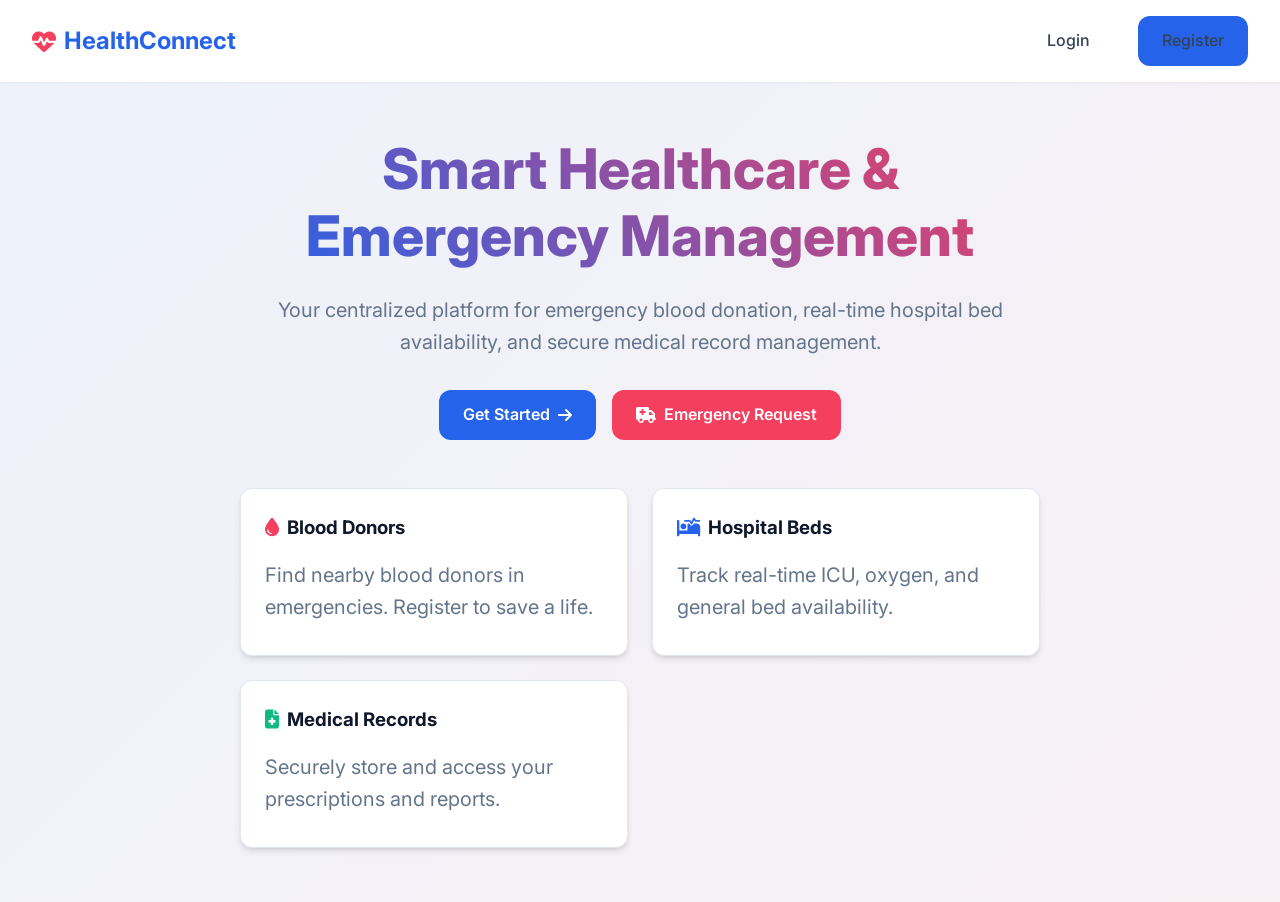
<file: frontend/index.html>
<!DOCTYPE html>
<html lang="en">
<head>
    <meta charset="UTF-8">
    <meta name="viewport" content="width=device-width, initial-scale=1.0">
    <title>Smart Healthcare Emergency System</title>
    <link rel="stylesheet" href="css/style.css">
    <link rel="stylesheet" href="https://cdnjs.cloudflare.com/ajax/libs/font-awesome/6.4.0/css/all.min.css">
</head>
<body>
    <nav class="navbar">
        <div class="logo"><i class="fa-solid fa-heart-pulse"></i> HealthConnect</div>
        <div class="nav-links" id="nav-links">
            <a href="login.html" class="btn btn-outline btn-sm">Login</a>
            <a href="register.html" class="btn btn-primary btn-sm">Register</a>
        </div>
    </nav>

    <div class="hero">
        <div class="hero-content">
            <h1>Smart Healthcare & Emergency Management</h1>
            <p>Your centralized platform for emergency blood donation, real-time hospital bed availability, and secure medical record management.</p>
            <div class="hero-buttons">
                <a href="register.html" class="btn btn-primary">Get Started <i class="fa-solid fa-arrow-right"></i></a>
                <a href="emergency.html" class="btn btn-accent"><i class="fa-solid fa-truck-medical"></i> Emergency Request</a>
            </div>
            
            <div class="card-grid" style="margin-top: 3rem; text-align: left;">
                <div class="card">
                    <h3><i class="fa-solid fa-droplet" style="color:var(--accent)"></i> Blood Donors</h3>
                    <p>Find nearby blood donors in emergencies. Register to save a life.</p>
                </div>
                <div class="card">
                    <h3><i class="fa-solid fa-bed-pulse" style="color:var(--primary)"></i> Hospital Beds</h3>
                    <p>Track real-time ICU, oxygen, and general bed availability.</p>
                </div>
                <div class="card">
                    <h3><i class="fa-solid fa-file-medical" style="color:var(--success)"></i> Medical Records</h3>
                    <p>Securely store and access your prescriptions and reports.</p>
                </div>
            </div>
        </div>
    </div>

    <script>
        // Override checkAuth just for index.html
        window.checkAuth = function() {}; 
    </script>
    <script src="js/api.js"></script>
</body>
</html>
</file>
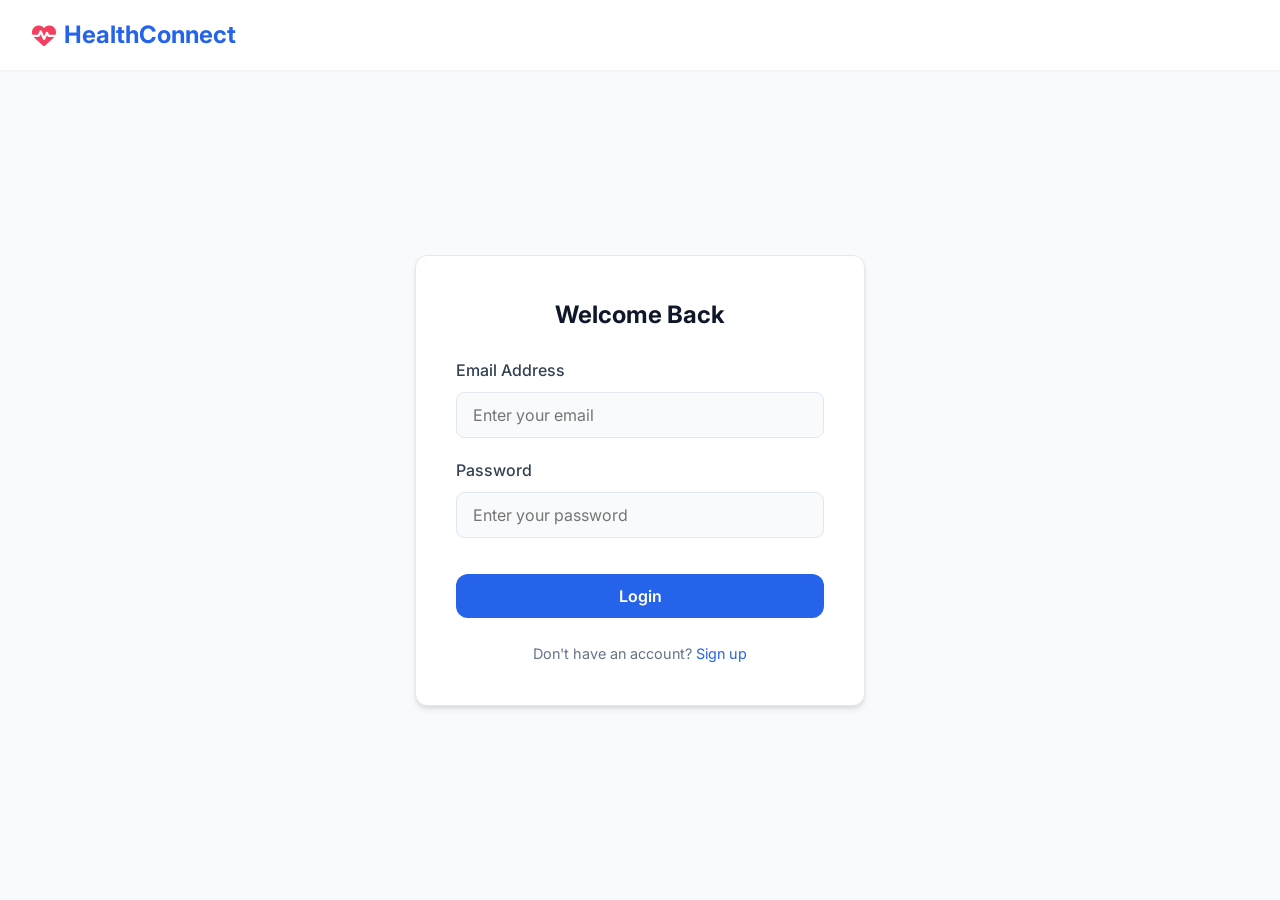
<file: frontend/admin.html>
<!DOCTYPE html>
<html lang="en">
<head>
    <meta charset="UTF-8">
    <meta name="viewport" content="width=device-width, initial-scale=1.0">
    <title>Admin Dashboard - HealthConnect</title>
    <link rel="stylesheet" href="css/style.css">
    <link rel="stylesheet" href="https://cdnjs.cloudflare.com/ajax/libs/font-awesome/6.4.0/css/all.min.css">
</head>
<body>
    <nav class="navbar">
        <div class="logo"><i class="fa-solid fa-heart-pulse"></i> HealthConnect</div>
        <div class="nav-links" id="nav-links"></div>
    </nav>
    <div id="alert-box"></div>

    <div class="dashboard-layout">
        <aside class="sidebar">
            <a href="dashboard.html"><i class="fa-solid fa-chart-line"></i> Overview</a>
            <a href="admin.html" class="active"><i class="fa-solid fa-users-gear"></i> Admin Panel</a>
        </aside>

        <main class="dashboard-content">
            <div class="page-header">
                <h2><i class="fa-solid fa-users-gear"></i> System Overview</h2>
            </div>
            
            <div class="table-container" style="margin-bottom: 2rem;">
                <div style="padding: 1rem; background: var(--surface); border-bottom: 1px solid var(--border);">
                    <h3>All Users</h3>
                </div>
                <table>
                    <thead>
                        <tr>
                            <th>Name</th>
                            <th>Email</th>
                            <th>Role</th>
                            <th>City</th>
                        </tr>
                    </thead>
                    <tbody id="users-table">
                        <tr><td colspan="4">Loading...</td></tr>
                    </tbody>
                </table>
            </div>

        </main>
    </div>

    <script src="js/api.js"></script>
    <script>
        document.addEventListener('DOMContentLoaded', async () => {
            const role = localStorage.getItem('role');
            if(role !== 'hospital_admin') {
                window.location.href = 'dashboard.html';
                return;
            }

            try {
                const users = await fetchAPI('/auth/users');
                const tbody = document.getElementById('users-table');
                if(users.length === 0) {
                    tbody.innerHTML = '<tr><td colspan="4">No users found.</td></tr>';
                } else {
                    tbody.innerHTML = users.map(u => `
                        <tr>
                            <td>${u.name}</td>
                            <td>${u.email}</td>
                            <td><span class="badge ${u.role === 'hospital_admin' ? 'badge-danger' : 'badge-info'}">${u.role.toUpperCase()}</span></td>
                            <td>${u.city}</td>
                        </tr>
                    `).join('');
                }
            } catch (error) {
                showAlert(error.message, 'error', 'alert-box');
            }
        });
    </script>
</body>
</html>
</file>
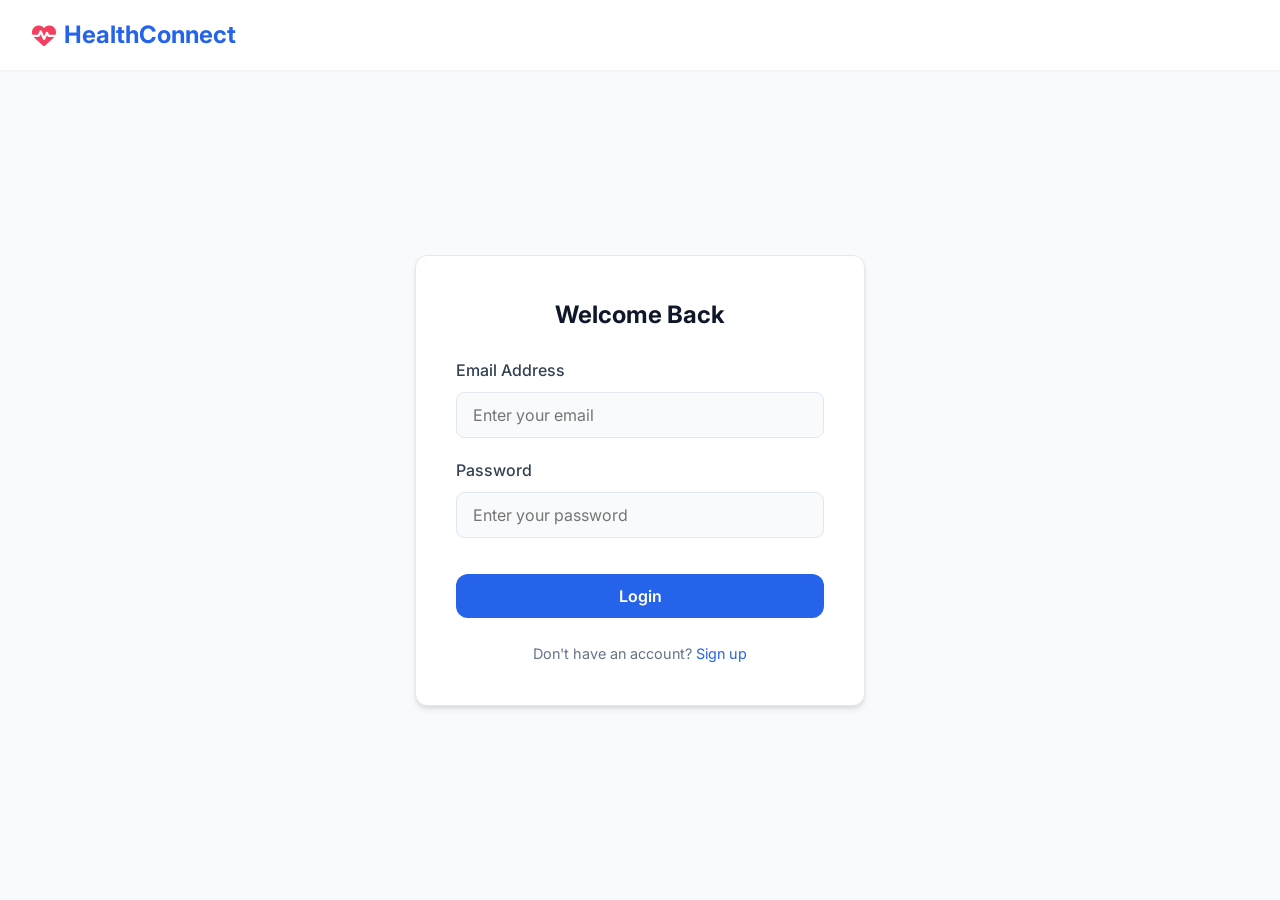
<file: frontend/dashboard.html>
<!DOCTYPE html>
<html lang="en">
<head>
    <meta charset="UTF-8">
    <meta name="viewport" content="width=device-width, initial-scale=1.0">
    <title>Dashboard - HealthConnect</title>
    <link rel="stylesheet" href="css/style.css">
    <link rel="stylesheet" href="https://cdnjs.cloudflare.com/ajax/libs/font-awesome/6.4.0/css/all.min.css">
</head>
<body>
    <nav class="navbar">
        <div class="logo"><i class="fa-solid fa-heart-pulse"></i> HealthConnect</div>
        <div class="nav-links" id="nav-links"></div>
    </nav>

    <div class="dashboard-layout">
        <aside class="sidebar" id="sidebar">
            <a href="dashboard.html" class="active"><i class="fa-solid fa-chart-line"></i> Overview</a>
            <a href="donors.html"><i class="fa-solid fa-droplet"></i> Blood Donors</a>
            <a href="hospitals.html"><i class="fa-solid fa-bed-pulse"></i> Hospitals</a>
            <a href="emergency.html"><i class="fa-solid fa-truck-medical"></i> Emergency</a>
        </aside>

        <main class="dashboard-content">
            <div class="page-header">
                <h2 id="welcome-message">Welcome to Dashboard</h2>
            </div>
            
            <div id="role-specific-content">
                <!-- Injected via JS -->
            </div>
        </main>
    </div>

    <script src="js/api.js"></script>
    <script>
        document.addEventListener('DOMContentLoaded', () => {
            const userStr = localStorage.getItem('user');
            if(userStr) {
                const user = JSON.parse(userStr);
                document.getElementById('welcome-message').textContent = `Welcome back, ${user.name}`;
                
                const sidebar = document.getElementById('sidebar');
                if(user.role === 'patient') {
                    const recordLink = document.createElement('a');
                    recordLink.href = 'records.html';
                    recordLink.innerHTML = '<i class="fa-solid fa-file-medical"></i> My Records';
                    sidebar.appendChild(recordLink);

                    document.getElementById('role-specific-content').innerHTML = `
                        <div class="card-grid">
                            <div class="card">
                                <h3><i class="fa-solid fa-file-medical"></i> Medical Records</h3>
                                <p>Manage and view your uploaded prescriptions and reports.</p>
                                <div class="card-actions"><a href="records.html" class="btn btn-outline btn-sm">View Records</a></div>
                            </div>
                            <div class="card">
                                <h3><i class="fa-solid fa-truck-medical"></i> Emergency</h3>
                                <p>Need immediate beds or blood?</p>
                                <div class="card-actions"><a href="emergency.html" class="btn btn-accent btn-sm">Request Help</a></div>
                            </div>
                        </div>
                    `;
                } else if(user.role === 'donor') {
                    document.getElementById('role-specific-content').innerHTML = `
                        <div class="card">
                            <h3><i class="fa-solid fa-droplet" style="color:var(--accent)"></i> Donor Status</h3>
                            <p>Thank you for registering as a blood donor. People in your city can now find you in emergencies.</p>
                            <div class="card-actions"><a href="donors.html" class="btn btn-primary btn-sm">Manage Profile</a></div>
                        </div>
                    `;
                } else if(user.role === 'hospital_admin') {
                    document.getElementById('role-specific-content').innerHTML = `
                        <div class="card">
                            <h3><i class="fa-solid fa-bed-pulse" style="color:var(--primary)"></i> Bed Management</h3>
                            <p>Update your hospital's real-time bed availability.</p>
                            <div class="card-actions"><a href="hospitals.html" class="btn btn-primary btn-sm">Update Beds</a></div>
                        </div>
                    `;
                }
            }
        });
    </script>
</body>
</html>
</file>
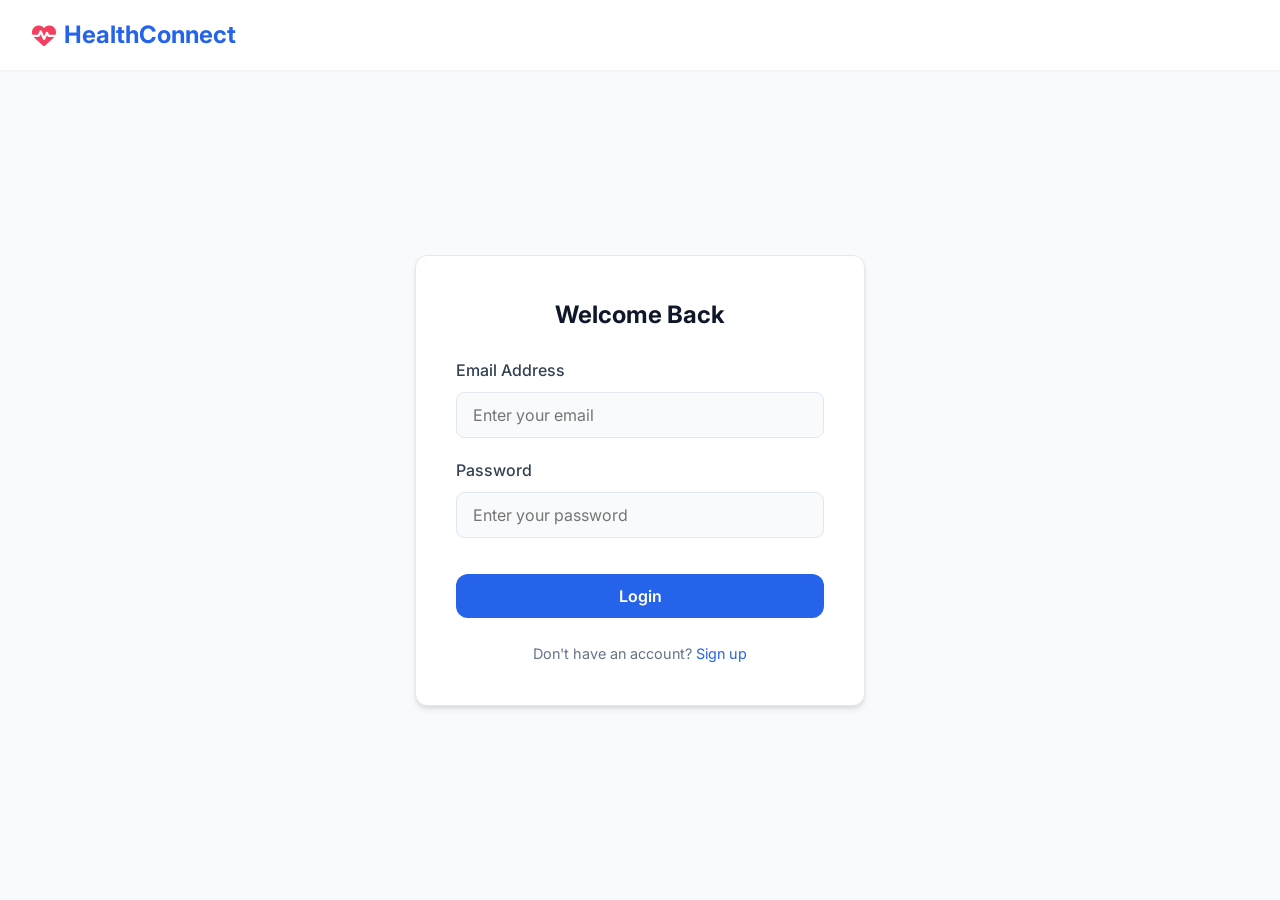
<file: frontend/donors.html>
<!DOCTYPE html>
<html lang="en">
<head>
    <meta charset="UTF-8">
    <meta name="viewport" content="width=device-width, initial-scale=1.0">
    <title>Blood Donors - HealthConnect</title>
    <link rel="stylesheet" href="css/style.css">
    <link rel="stylesheet" href="https://cdnjs.cloudflare.com/ajax/libs/font-awesome/6.4.0/css/all.min.css">
</head>
<body>
    <nav class="navbar">
        <div class="logo"><i class="fa-solid fa-heart-pulse"></i> HealthConnect</div>
        <div class="nav-links" id="nav-links"></div>
    </nav>
    <div id="alert-box"></div>

    <div class="page-container" id="main-content">
        <div class="page-header">
            <h2><i class="fa-solid fa-droplet" style="color:var(--accent)"></i> Blood Donors</h2>
        </div>
        
        <div class="card" style="margin-bottom: 2rem;">
            <div style="display: flex; gap: 1rem; align-items: center; flex-wrap: wrap;">
                <div class="form-group" style="margin-bottom: 0; flex: 1; min-width: 200px;">
                    <input type="text" id="search-city" placeholder="Search by City">
                </div>
                <div class="form-group" style="margin-bottom: 0; flex: 1; min-width: 150px;">
                    <select id="search-bg">
                        <option value="">All Blood Groups</option>
                        <option value="A+">A+</option>
                        <option value="A-">A-</option>
                        <option value="B+">B+</option>
                        <option value="B-">B-</option>
                        <option value="AB+">AB+</option>
                        <option value="AB-">AB-</option>
                        <option value="O+">O+</option>
                        <option value="O-">O-</option>
                    </select>
                </div>
                <button class="btn btn-primary" onclick="loadDonors()">Search</button>
            </div>
        </div>

        <div class="card-grid" id="donors-list"></div>
    </div>

    <!-- Donor Setup Modal/Section for new donors -->
    <div class="auth-container" id="donor-setup" style="display: none; padding-top: 2rem;">
        <div class="auth-card">
            <h2>Complete Donor Profile</h2>
            <form id="setup-donor-form" onsubmit="setupDonor(event)">
                <div class="form-group">
                    <label>Blood Group</label>
                    <select id="bg" required>
                        <option value="A+">A+</option><option value="A-">A-</option>
                        <option value="B+">B+</option><option value="B-">B-</option>
                        <option value="AB+">AB+</option><option value="AB-">AB-</option>
                        <option value="O+">O+</option><option value="O-">O-</option>
                    </select>
                </div>
                <div class="form-group">
                    <label>City</label>
                    <input type="text" id="setup-city" required>
                </div>
                <button class="btn btn-accent" type="submit">Complete Setup</button>
            </form>
        </div>
    </div>

    <script src="js/api.js"></script>
    <script>
        const urlParams = new URLSearchParams(window.location.search);
        const mode = urlParams.get('mode');
        const role = localStorage.getItem('role');

        if(mode === 'setup' && role === 'donor') {
            document.getElementById('main-content').style.display = 'none';
            document.getElementById('donor-setup').style.display = 'flex';
        } else {
            loadDonors();
        }

        async function setupDonor(e) {
            e.preventDefault();
            try {
                const bg = document.getElementById('bg').value;
                const city = document.getElementById('setup-city').value;
                await fetchAPI('/donors', {
                    method: 'POST',
                    body: JSON.stringify({ bloodGroup: bg, city })
                });
                window.location.href = 'dashboard.html';
            } catch (err) {
                showAlert(err.message, 'error', 'alert-box');
            }
        }

        async function loadDonors() {
            try {
                const city = document.getElementById('search-city').value;
                const bg = document.getElementById('search-bg').value;
                let query = '?';
                if(city) query += `city=${city}&`;
                if(bg) query += `bloodGroup=${bg}`;
                
                const donors = await fetchAPI(`/donors${query}`);
                
                const container = document.getElementById('donors-list');
                if(donors.length === 0) {
                    container.innerHTML = '<p>No donors found matching criteria.</p>';
                    return;
                }
                
                container.innerHTML = donors.map(d => `
                    <div class="card">
                        <div style="display:flex; justify-content:space-between;">
                            <h3>${d.userId.name}</h3>
                            <span class="badge badge-danger">${d.bloodGroup}</span>
                        </div>
                        <p><i class="fa-solid fa-location-dot"></i> ${d.city}</p>
                        <p><i class="fa-solid fa-phone"></i> ${d.userId.phone}</p>
                        <p><i class="fa-solid fa-envelope"></i> ${d.userId.email}</p>
                    </div>
                `).join('');
            } catch (err) {
                showAlert(err.message, 'error', 'alert-box');
            }
        }
    </script>
</body>
</html>
</file>
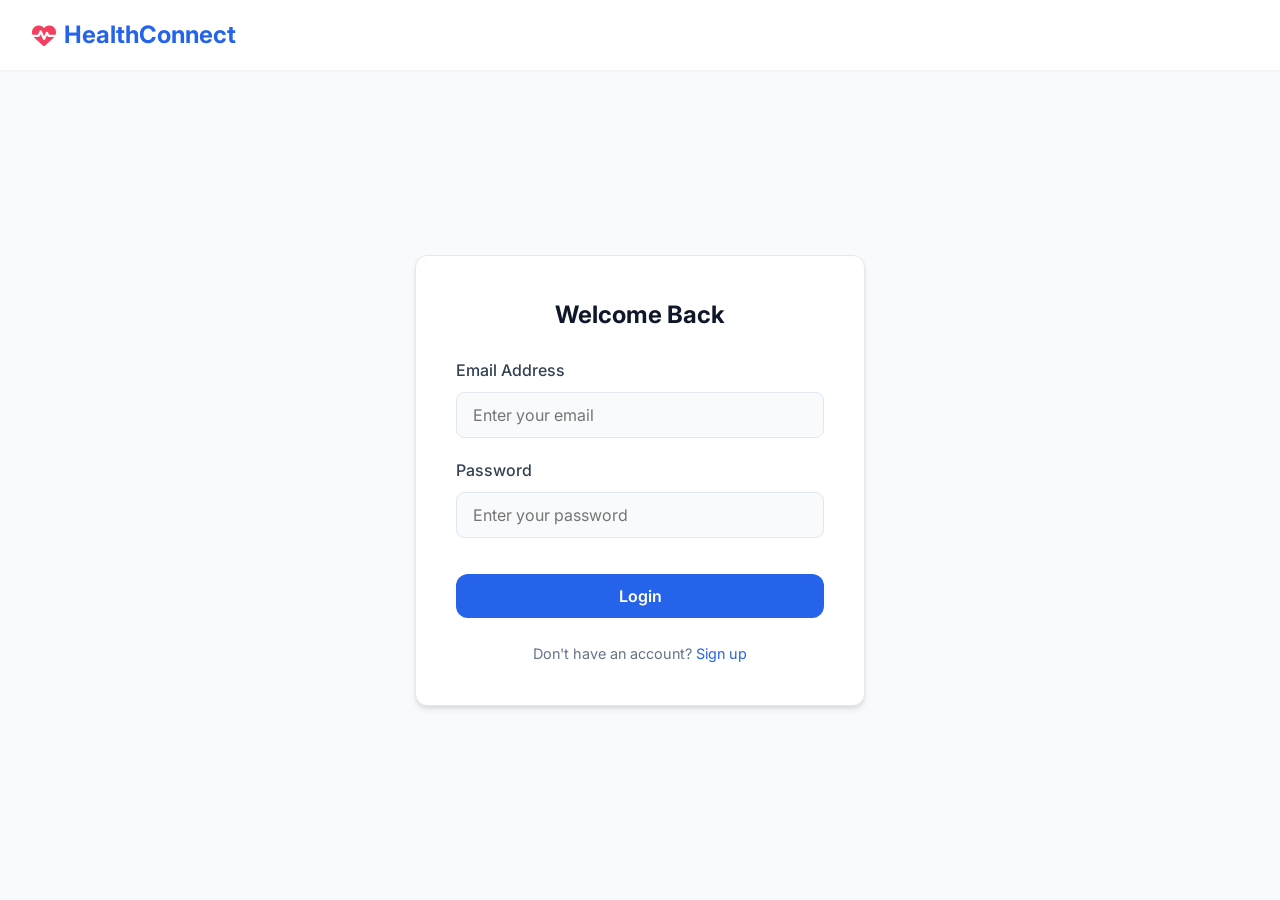
<file: frontend/emergency.html>
<!DOCTYPE html>
<html lang="en">
<head>
    <meta charset="UTF-8">
    <meta name="viewport" content="width=device-width, initial-scale=1.0">
    <title>Emergency Request - HealthConnect</title>
    <link rel="stylesheet" href="css/style.css">
    <link rel="stylesheet" href="https://cdnjs.cloudflare.com/ajax/libs/font-awesome/6.4.0/css/all.min.css">
</head>
<body>
    <nav class="navbar">
        <div class="logo"><i class="fa-solid fa-heart-pulse"></i> HealthConnect</div>
        <div class="nav-links" id="nav-links"></div>
    </nav>
    <div id="alert-box"></div>

    <div class="page-container">
        <div class="page-header" style="justify-content:center; text-align:center;">
            <h2 style="color:var(--danger); font-size: 2.5rem;"><i class="fa-solid fa-truck-medical"></i> Emergency Assistance</h2>
            <p style="width:100%; color:var(--text-light); margin-top:0.5rem;">Request immediate help for blood or hospital beds in your city.</p>
        </div>

        <div class="auth-card" style="max-width: 600px; margin: 0 auto; border: 2px solid var(--danger);">
            <form id="emergency-form" onsubmit="submitEmergency(event)">
                <div class="form-group">
                    <label>I need a...</label>
                    <select id="type" required style="font-size:1.1rem; font-weight:bold;">
                        <option value="bed">Hospital Bed (ICU / Oxygen / Ventilator)</option>
                        <option value="blood">Blood Donor</option>
                    </select>
                </div>
                <div class="form-group">
                    <label>City</label>
                    <input type="text" id="location" required placeholder="e.g. New York">
                </div>
                <button type="submit" class="btn btn-accent" style="width:100%; font-size:1.2rem; padding:1rem;">Find Immediate Matches</button>
            </form>
        </div>

        <div id="results-container" style="margin-top: 3rem; display:none;">
            <h3 style="margin-bottom:1.5rem; text-align:center;">Immediate Matches Found</h3>
            <div class="card-grid" id="matches-list"></div>
        </div>
    </div>

    <script src="js/api.js"></script>
    <script>
        async function submitEmergency(e) {
            e.preventDefault();
            const btn = e.target.querySelector('button[type="submit"]');
            btn.innerHTML = '<i class="fa-solid fa-spinner fa-spin"></i> Searching...';
            btn.disabled = true;

            try {
                const response = await fetchAPI('/emergency', {
                    method: 'POST',
                    body: JSON.stringify({
                        type: document.getElementById('type').value,
                        location: document.getElementById('location').value
                    })
                });

                const container = document.getElementById('matches-list');
                const resultsContainer = document.getElementById('results-container');
                resultsContainer.style.display = 'block';

                if (response.matches.donors) {
                    if(response.matches.donors.length === 0) {
                        container.innerHTML = '<div class="alert error">No blood donors found in this city currently.</div>';
                    } else {
                        container.innerHTML = response.matches.donors.map(d => `
                            <div class="card" style="border-color:var(--danger)">
                                <div style="display:flex; justify-content:space-between;">
                                    <h3>${d.userId.name}</h3>
                                    <span class="badge badge-danger">${d.bloodGroup}</span>
                                </div>
                                <p><i class="fa-solid fa-phone"></i> ${d.userId.phone}</p>
                                <a href="tel:${d.userId.phone}" class="btn btn-accent btn-sm" style="margin-top:1rem;">Call Now</a>
                            </div>
                        `).join('');
                    }
                } else if (response.matches.hospitals) {
                    if(response.matches.hospitals.length === 0) {
                        container.innerHTML = '<div class="alert error">No hospitals found in this city currently.</div>';
                    } else {
                        container.innerHTML = response.matches.hospitals.map(h => `
                            <div class="card" style="border-color:var(--primary)">
                                <h3>${h.name}</h3>
                                <p><i class="fa-solid fa-phone"></i> ${h.userId ? h.userId.phone : 'N/A'}</p>
                                <p><i class="fa-solid fa-location-dot"></i> ${h.address}</p>
                                <div style="display:flex; gap:1rem; margin-top:1rem; flex-wrap:wrap;">
                                    ${h.beds ? `
                                        <span class="badge badge-warning">ICU: ${h.beds.icu}</span>
                                        <span class="badge badge-success">O2: ${h.beds.oxygen}</span>
                                        <span class="badge badge-danger">Vent: ${h.beds.ventilator}</span>
                                    ` : '<span class="badge">No bed data</span>'}
                                </div>
                                <a href="tel:${h.userId ? h.userId.phone : ''}" class="btn btn-primary btn-sm" style="margin-top:1rem;">Call Hospital</a>
                            </div>
                        `).join('');
                    }
                }

                showAlert('Emergency request logged! Please contact matches directly.', 'success', 'alert-box');
            } catch (err) {
                showAlert(err.message, 'error', 'alert-box');
            } finally {
                btn.innerHTML = 'Find Immediate Matches';
                btn.disabled = false;
            }
        }
    </script>
</body>
</html>
</file>
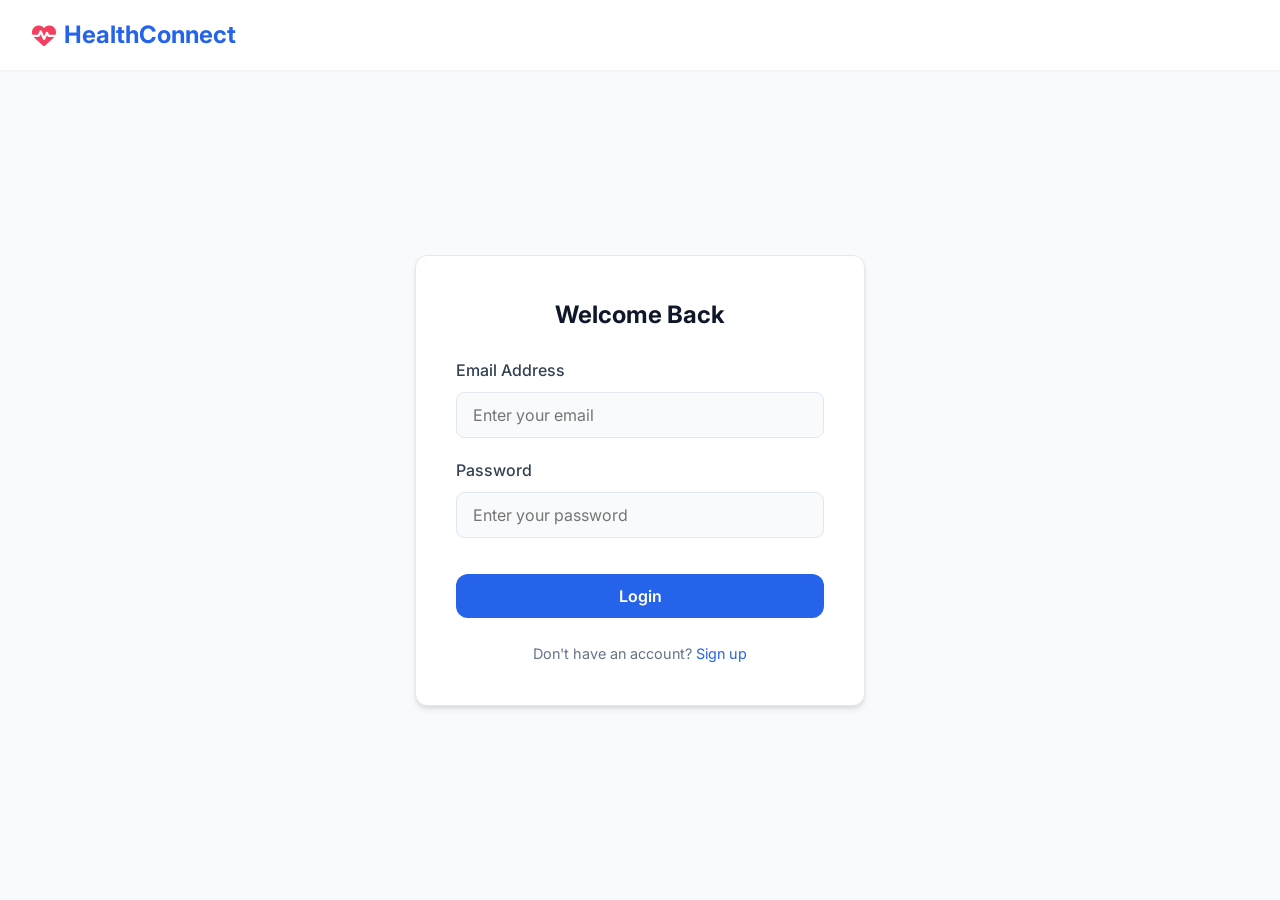
<file: frontend/hospitals.html>
<!DOCTYPE html>
<html lang="en">
<head>
    <meta charset="UTF-8">
    <meta name="viewport" content="width=device-width, initial-scale=1.0">
    <title>Hospitals & Beds - HealthConnect</title>
    <link rel="stylesheet" href="css/style.css">
    <link rel="stylesheet" href="https://cdnjs.cloudflare.com/ajax/libs/font-awesome/6.4.0/css/all.min.css">
</head>
<body>
    <nav class="navbar">
        <div class="logo"><i class="fa-solid fa-heart-pulse"></i> HealthConnect</div>
        <div class="nav-links" id="nav-links"></div>
    </nav>
    <div id="alert-box"></div>

    <div class="page-container" id="main-content">
        <div class="page-header">
            <h2><i class="fa-solid fa-bed-pulse" style="color:var(--primary)"></i> Hospitals & Beds</h2>
            <button id="update-beds-btn" class="btn btn-primary" style="display:none;" onclick="showBedUpdateModal()">Update My Hospital Beds</button>
        </div>
        
        <div class="card" style="margin-bottom: 2rem;">
            <div style="display: flex; gap: 1rem; align-items: center; flex-wrap: wrap;">
                <div class="form-group" style="margin-bottom: 0; flex: 1;">
                    <input type="text" id="search-city" placeholder="Search by City">
                </div>
                <button class="btn btn-primary" onclick="loadHospitals()">Search</button>
            </div>
        </div>

        <div class="card-grid" id="hospitals-list"></div>
    </div>

    <!-- Hospital Setup -->
    <div class="auth-container" id="hospital-setup" style="display: none; padding-top: 2rem;">
        <div class="auth-card">
            <h2>Complete Hospital Profile</h2>
            <form id="setup-hospital-form" onsubmit="setupHospital(event)">
                <div class="form-group">
                    <label>Hospital Name</label>
                    <input type="text" id="h-name" required>
                </div>
                <div class="form-group">
                    <label>City</label>
                    <input type="text" id="h-city" required>
                </div>
                <div class="form-group">
                    <label>Address</label>
                    <textarea id="h-address" required></textarea>
                </div>
                <button class="btn btn-primary" type="submit">Complete Setup</button>
            </form>
        </div>
    </div>

    <!-- Update Beds Modal -->
    <div id="bed-update-modal" style="display:none; position:fixed; top:0;left:0; right:0;bottom:0; background:rgba(0,0,0,0.5); z-index:1000; align-items:center; justify-content:center;">
        <div class="auth-card" style="background:var(--surface);">
            <h3>Update Bed Availability</h3>
            <form id="update-beds-form" onsubmit="updateBeds(event)">
                <div class="form-group">
                    <label>ICU Beds</label>
                    <input type="number" id="icu" min="0" required>
                </div>
                <div class="form-group">
                    <label>Oxygen Beds</label>
                    <input type="number" id="oxy" min="0" required>
                </div>
                <div class="form-group">
                    <label>General Beds</label>
                    <input type="number" id="gen" min="0" required>
                </div>
                <div class="form-group">
                    <label>Ventilator Beds</label>
                    <input type="number" id="vent" min="0" required>
                </div>
                <div style="display:flex;gap:1rem;">
                    <button class="btn btn-primary" style="flex:1;" type="submit">Save</button>
                    <button class="btn btn-outline" style="flex:1;" type="button" onclick="document.getElementById('bed-update-modal').style.display='none'">Cancel</button>
                </div>
            </form>
        </div>
    </div>

    <script src="js/api.js"></script>
    <script>
        const urlParams = new URLSearchParams(window.location.search);
        const mode = urlParams.get('mode');
        const role = localStorage.getItem('role');

        if(mode === 'setup' && role === 'hospital_admin') {
            document.getElementById('main-content').style.display = 'none';
            document.getElementById('hospital-setup').style.display = 'flex';
        } else {
            if(role === 'hospital_admin') {
                document.getElementById('update-beds-btn').style.display = 'block';
            }
            loadHospitals();
        }

        async function setupHospital(e) {
            e.preventDefault();
            try {
                await fetchAPI('/hospitals', {
                    method: 'POST',
                    body: JSON.stringify({
                        name: document.getElementById('h-name').value,
                        city: document.getElementById('h-city').value,
                        address: document.getElementById('h-address').value
                    })
                });
                window.location.href = 'dashboard.html';
            } catch (err) {
                showAlert(err.message, 'error', 'alert-box');
            }
        }

        async function loadHospitals() {
            try {
                const city = document.getElementById('search-city').value;
                const hospitals = await fetchAPI(`/hospitals${city ? '?city='+city : ''}`);
                
                const container = document.getElementById('hospitals-list');
                if(hospitals.length === 0) {
                    container.innerHTML = '<p>No hospitals found.</p>';
                    return;
                }
                
                container.innerHTML = hospitals.map(h => `
                    <div class="card">
                        <h3>${h.name}</h3>
                        <p><i class="fa-solid fa-location-dot"></i> ${h.city} - ${h.address}</p>
                        <p><i class="fa-solid fa-phone"></i> ${h.userId ? h.userId.phone : 'N/A'}</p>
                        
                        <div style="margin-top: 1rem; border-top: 1px solid var(--border); padding-top: 1rem;">
                            <div style="display: grid; grid-template-columns: 1fr 1fr; gap: 0.5rem; text-align:center;">
                                <div style="background:var(--background); padding:0.5rem; border-radius:8px;">
                                    <div style="font-size:1.5rem; font-weight:700; color:var(--primary)">${h.beds ? h.beds.icu : 0}</div>
                                    <div style="font-size:0.75rem; color:var(--text-light)">ICU</div>
                                </div>
                                <div style="background:var(--background); padding:0.5rem; border-radius:8px;">
                                    <div style="font-size:1.5rem; font-weight:700; color:var(--success)">${h.beds ? h.beds.oxygen : 0}</div>
                                    <div style="font-size:0.75rem; color:var(--text-light)">OXYGEN</div>
                                </div>
                                <div style="background:var(--background); padding:0.5rem; border-radius:8px;">
                                    <div style="font-size:1.5rem; font-weight:700; color:var(--warning)">${h.beds ? h.beds.general : 0}</div>
                                    <div style="font-size:0.75rem; color:var(--text-light)">GENERAL</div>
                                </div>
                                <div style="background:var(--background); padding:0.5rem; border-radius:8px;">
                                    <div style="font-size:1.5rem; font-weight:700; color:var(--danger)">${h.beds ? h.beds.ventilator : 0}</div>
                                    <div style="font-size:0.75rem; color:var(--text-light)">VENTILator</div>
                                </div>
                            </div>
                        </div>
                    </div>
                `).join('');
            } catch (err) {
                showAlert(err.message, 'error', 'alert-box');
            }
        }

        function showBedUpdateModal() {
            document.getElementById('bed-update-modal').style.display = 'flex';
        }

        async function updateBeds(e) {
            e.preventDefault();
            try {
                await fetchAPI('/hospitals/beds', {
                    method: 'PUT',
                    body: JSON.stringify({
                        icu: document.getElementById('icu').value,
                        oxygen: document.getElementById('oxy').value,
                        general: document.getElementById('gen').value,
                        ventilator: document.getElementById('vent').value
                    })
                });
                document.getElementById('bed-update-modal').style.display = 'none';
                loadHospitals();
                showAlert('Beds updated successfully', 'success', 'alert-box');
            } catch(err) {
                showAlert(err.message, 'error', 'alert-box');
            }
        }
    </script>
</body>
</html>
</file>
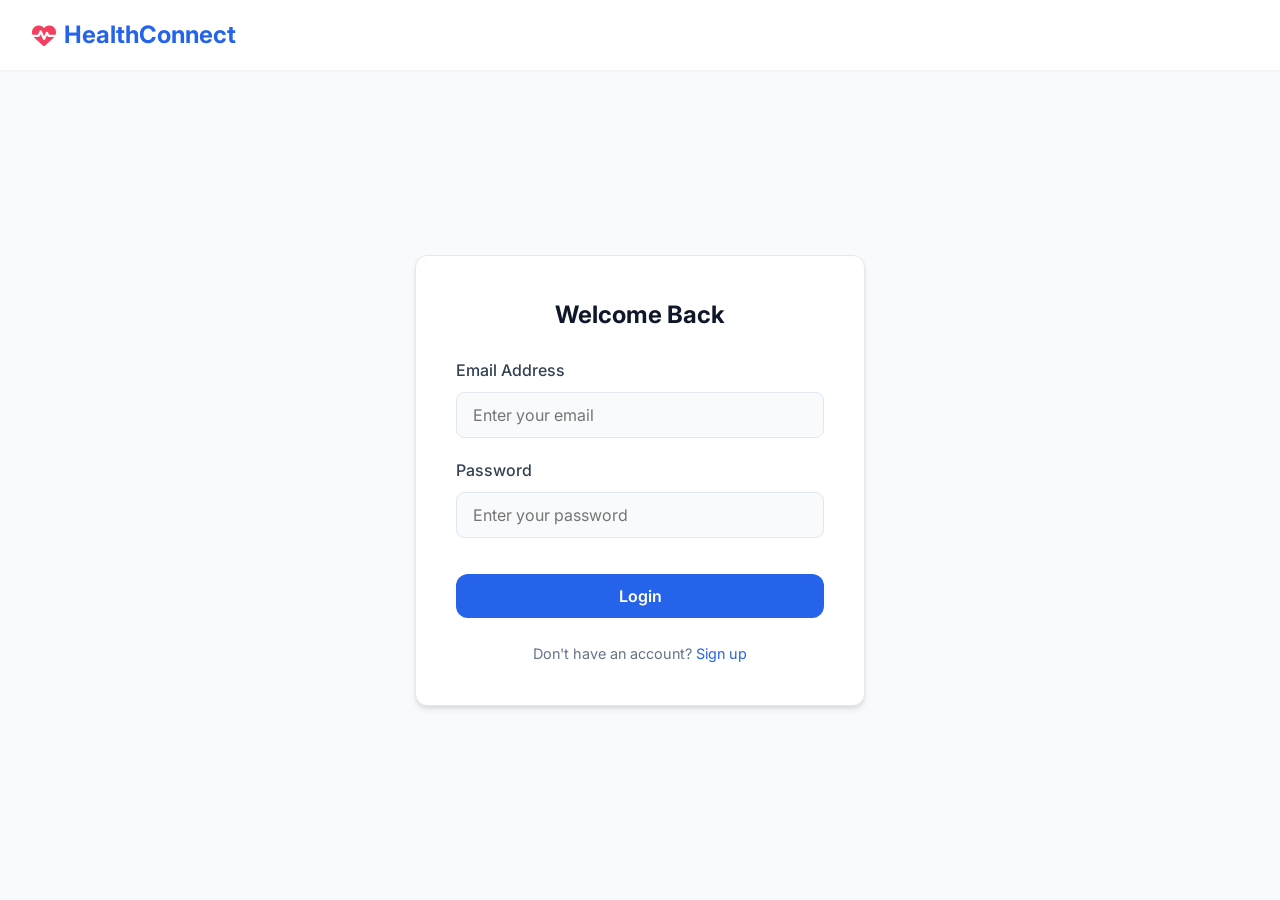
<file: frontend/login.html>
<!DOCTYPE html>
<html lang="en">
<head>
    <meta charset="UTF-8">
    <meta name="viewport" content="width=device-width, initial-scale=1.0">
    <title>Login - HealthConnect</title>
    <link rel="stylesheet" href="css/style.css">
    <link rel="stylesheet" href="https://cdnjs.cloudflare.com/ajax/libs/font-awesome/6.4.0/css/all.min.css">
</head>
<body>
    <nav class="navbar">
        <a href="index.html" class="logo"><i class="fa-solid fa-heart-pulse"></i> HealthConnect</a>
    </nav>

    <div class="auth-container">
        <div class="auth-card">
            <h2>Welcome Back</h2>
            <div id="login-alert" class="alert"></div>
            <form id="login-form">
                <div class="form-group">
                    <label for="email">Email Address</label>
                    <input type="email" id="email" required placeholder="Enter your email">
                </div>
                <div class="form-group">
                    <label for="password">Password</label>
                    <input type="password" id="password" required placeholder="Enter your password">
                </div>
                <button type="submit" class="btn btn-primary">Login</button>
            </form>
            <div class="auth-footer">
                Don't have an account? <a href="register.html">Sign up</a>
            </div>
        </div>
    </div>

    <script src="js/api.js"></script>
    <script>
        window.checkAuth = function() {
            if(localStorage.getItem('token')) window.location.href = 'dashboard.html';
        }; checkAuth();

        document.getElementById('login-form').addEventListener('submit', async (e) => {
            e.preventDefault();
            const email = document.getElementById('email').value;
            const password = document.getElementById('password').value;
            
            try {
                const response = await fetch(`${window.BASE_URL}/api/auth/login`, {
                    method: 'POST',
                    headers: { 'Content-Type': 'application/json' },
                    body: JSON.stringify({ email, password })
                });
                
                const data = await response.json();
                
                if (response.ok) {
                    localStorage.setItem('token', data.token);
                    localStorage.setItem('user', JSON.stringify(data));
                    localStorage.setItem('role', data.role);
                    window.location.href = 'dashboard.html';
                } else {
                    showAlert(data.message, 'error', 'login-alert');
                }
            } catch (err) {
                showAlert('Network error, please try again.', 'error', 'login-alert');
            }
        });
    </script>
</body>
</html>
</file>
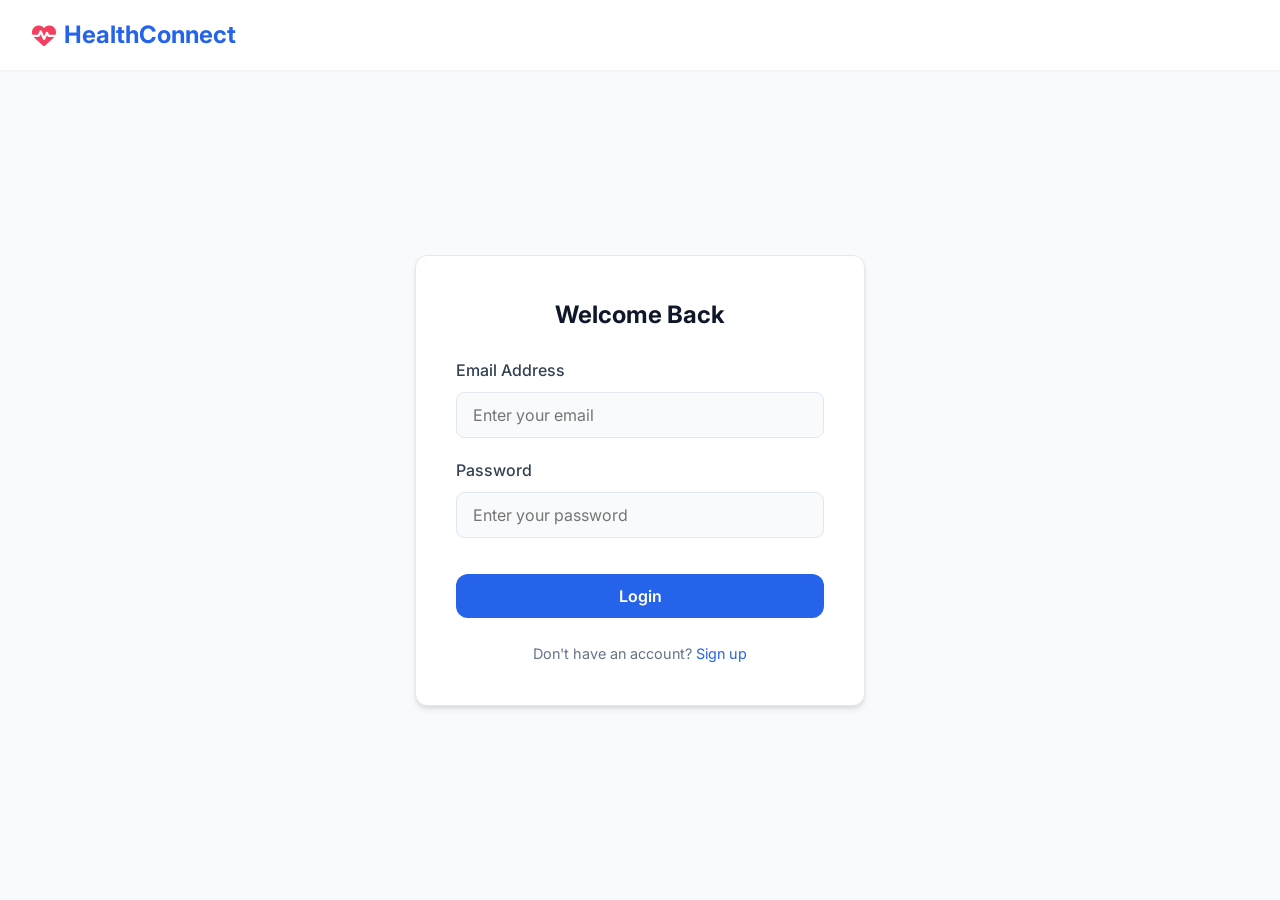
<file: frontend/records.html>
<!DOCTYPE html>
<html lang="en">
<head>
    <meta charset="UTF-8">
    <meta name="viewport" content="width=device-width, initial-scale=1.0">
    <title>Medical Records - HealthConnect</title>
    <link rel="stylesheet" href="css/style.css">
    <link rel="stylesheet" href="https://cdnjs.cloudflare.com/ajax/libs/font-awesome/6.4.0/css/all.min.css">
    <style>
        .record-card { display: flex; align-items: center; justify-content: space-between; padding: 1rem; border: 1px solid var(--border); border-radius: var(--radius); margin-bottom: 1rem; background: var(--surface); }
        .record-info { display: flex; align-items: center; gap: 1rem; }
        .record-icon { font-size: 2rem; color: var(--primary); }
    </style>
</head>
<body>
    <nav class="navbar">
        <div class="logo"><i class="fa-solid fa-heart-pulse"></i> HealthConnect</div>
        <div class="nav-links" id="nav-links"></div>
    </nav>
    <div id="alert-box"></div>

    <div class="page-container">
        <div class="page-header">
            <h2><i class="fa-solid fa-file-medical"></i> My Medical Records</h2>
            <button class="btn btn-primary" onclick="document.getElementById('upload-modal').style.display='flex'">Upload New Record</button>
        </div>
        
        <div id="records-list">
            <!-- Loaded via JS -->
            <p>Loading records...</p>
        </div>
    </div>

    <!-- Upload Modal -->
    <div id="upload-modal" style="display:none; position:fixed; top:0;left:0; right:0;bottom:0; background:rgba(0,0,0,0.5); z-index:1000; align-items:center; justify-content:center;">
        <div class="auth-card" style="background:var(--surface);">
            <h3>Upload Medical Record</h3>
            <form id="upload-form" onsubmit="uploadRecord(event)">
                <div class="form-group">
                    <label>Document Title</label>
                    <input type="text" id="title" required placeholder="e.g. Blood Test Results">
                </div>
                <div class="form-group">
                    <label>File (PDF/Image)</label>
                    <input type="file" id="file" accept=".pdf,image/*" required>
                </div>
                <div style="display:flex;gap:1rem;margin-top:1.5rem;">
                    <button class="btn btn-success" style="flex:1; background:var(--success); color:white; border:none;" type="submit">Upload</button>
                    <button class="btn btn-outline" style="flex:1;" type="button" onclick="document.getElementById('upload-modal').style.display='none'">Cancel</button>
                </div>
            </form>
        </div>
    </div>

    <script src="js/api.js"></script>
    <script>
        const role = localStorage.getItem('role');
        if(role !== 'patient') {
            window.location.href = 'dashboard.html';
        }

        async function loadRecords() {
            try {
                const records = await fetchAPI('/records');
                const container = document.getElementById('records-list');
                
                if(records.length === 0) {
                    container.innerHTML = '<p>No records found. Upload your first document!</p>';
                    return;
                }
                
                container.innerHTML = records.map(r => `
                    <div class="record-card">
                        <div class="record-info">
                            <i class="fa-solid ${r.fileType === 'pdf' ? 'fa-file-pdf' : 'fa-file-image'} record-icon"></i>
                            <div>
                                <h3 style="margin-bottom:0.25rem;">${r.title}</h3>
                                <small style="color:var(--text-light);">${new Date(r.createdAt).toLocaleDateString()}</small>
                            </div>
                        </div>
                        <div style="display:flex; gap:0.5rem;">
                            <a href="${window.BASE_URL}${r.fileUrl}" target="_blank" class="btn btn-outline btn-sm">View</a>
                            <button onclick="deleteRecord('${r._id}')" class="btn btn-sm" style="background:var(--danger); color:white; border:none;"><i class="fa-solid fa-trash"></i></button>
                        </div>
                    </div>
                `).join('');
            } catch (err) {
                showAlert(err.message, 'error', 'alert-box');
            }
        }
        
        loadRecords();

        async function uploadRecord(e) {
            e.preventDefault();
            const btn = e.target.querySelector('button[type="submit"]');
            btn.disabled = true;
            btn.textContent = 'Uploading...';

            const formData = new FormData();
            formData.append('title', document.getElementById('title').value);
            formData.append('file', document.getElementById('file').files[0]);

            try {
                await fetchAPI('/records', {
                    method: 'POST',
                    body: formData
                });
                document.getElementById('upload-modal').style.display = 'none';
                document.getElementById('upload-form').reset();
                loadRecords();
                showAlert('Record uploaded successfully', 'success', 'alert-box');
            } catch (err) {
                showAlert(err.message, 'error', 'alert-box');
            } finally {
                btn.disabled = false;
                btn.textContent = 'Upload';
            }
        }

        async function deleteRecord(id) {
            if(confirm('Are you sure you want to delete this record?')) {
                try {
                    await fetchAPI(`/records/${id}`, { method: 'DELETE' });
                    loadRecords();
                    showAlert('Record deleted', 'success', 'alert-box');
                } catch(err) {
                    showAlert(err.message, 'error', 'alert-box');
                }
            }
        }
    </script>
</body>
</html>
</file>
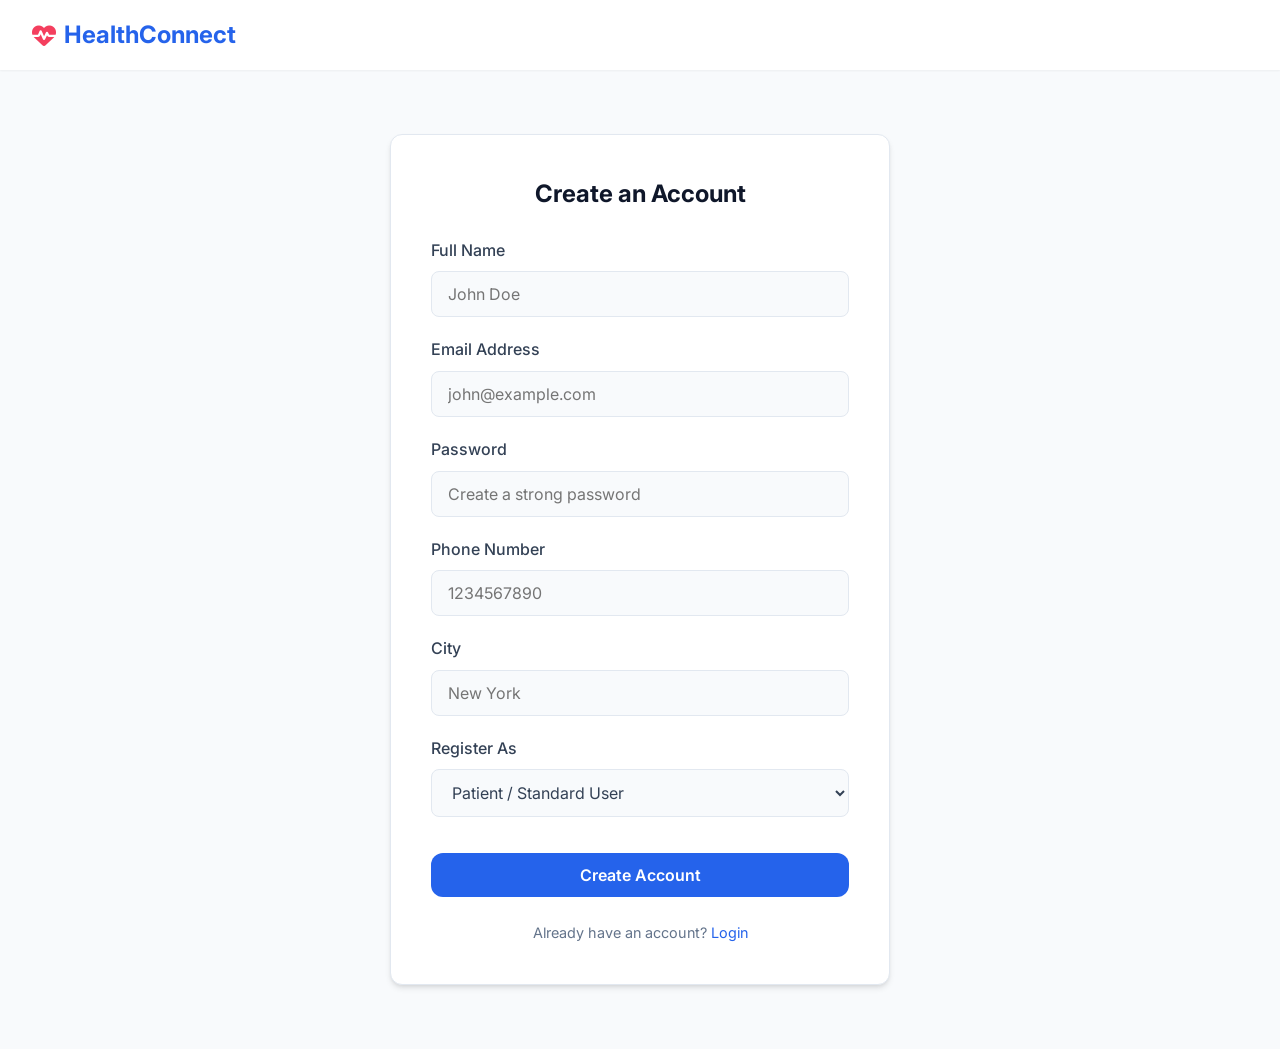
<file: frontend/register.html>
<!DOCTYPE html>
<html lang="en">
<head>
    <meta charset="UTF-8">
    <meta name="viewport" content="width=device-width, initial-scale=1.0">
    <title>Register - HealthConnect</title>
    <link rel="stylesheet" href="css/style.css">
    <link rel="stylesheet" href="https://cdnjs.cloudflare.com/ajax/libs/font-awesome/6.4.0/css/all.min.css">
</head>
<body>
    <nav class="navbar">
        <a href="index.html" class="logo"><i class="fa-solid fa-heart-pulse"></i> HealthConnect</a>
    </nav>

    <div class="auth-container" style="padding: 4rem 2rem;">
        <div class="auth-card" style="max-width: 500px;">
            <h2>Create an Account</h2>
            <div id="register-alert" class="alert"></div>
            <form id="register-form">
                <div class="form-group">
                    <label for="name">Full Name</label>
                    <input type="text" id="name" required placeholder="John Doe">
                </div>
                <div class="form-group">
                    <label for="email">Email Address</label>
                    <input type="email" id="email" required placeholder="john@example.com">
                </div>
                <div class="form-group">
                    <label for="password">Password</label>
                    <input type="password" id="password" required placeholder="Create a strong password">
                </div>
                <div class="form-group">
                    <label for="phone">Phone Number</label>
                    <input type="text" id="phone" required placeholder="1234567890">
                </div>
                <div class="form-group">
                    <label for="city">City</label>
                    <input type="text" id="city" required placeholder="New York">
                </div>
                <div class="form-group">
                    <label for="role">Register As</label>
                    <select id="role">
                        <option value="patient">Patient / Standard User</option>
                        <option value="donor">Blood Donor</option>
                        <option value="hospital_admin">Hospital Admin</option>
                    </select>
                </div>
                <button type="submit" class="btn btn-primary">Create Account</button>
            </form>
            <div class="auth-footer">
                Already have an account? <a href="login.html">Login</a>
            </div>
        </div>
    </div>

    <script src="js/api.js"></script>
    <script>
        window.checkAuth = function() {
            if(localStorage.getItem('token')) window.location.href = 'dashboard.html';
        }; checkAuth();

        document.getElementById('register-form').addEventListener('submit', async (e) => {
            e.preventDefault();
            const body = {
                name: document.getElementById('name').value,
                email: document.getElementById('email').value,
                password: document.getElementById('password').value,
                phone: document.getElementById('phone').value,
                city: document.getElementById('city').value,
                role: document.getElementById('role').value,
            };
            
            try {
                const response = await fetch(`${window.BASE_URL}/api/auth/register`, {
                    method: 'POST',
                    headers: { 'Content-Type': 'application/json' },
                    body: JSON.stringify(body)
                });
                
                const data = await response.json();
                
                if (response.ok) {
                    localStorage.setItem('token', data.token);
                    localStorage.setItem('user', JSON.stringify(data));
                    localStorage.setItem('role', data.role);
                    
                    // Specific routing logic for role completion
                    if(data.role === 'donor') window.location.href = 'donors.html?mode=setup';
                    else if(data.role === 'hospital_admin') window.location.href = 'hospitals.html?mode=setup';
                    else window.location.href = 'dashboard.html';
                } else {
                    showAlert(data.message, 'error', 'register-alert');
                }
            } catch (err) {
                showAlert('Network error, please try again.', 'error', 'register-alert');
            }
        });
    </script>
</body>
</html>
</file>
<file: frontend/css/style.css>
@import url('https://fonts.googleapis.com/css2?family=Inter:wght@300;400;500;600;700&display=swap');

:root {
    --primary: #2563eb;
    --primary-hover: #1d4ed8;
    --secondary: #0f172a;
    --accent: #f43f5e;
    --background: #f8fafc;
    --surface: #ffffff;
    --text: #334155;
    --text-light: #64748b;
    --border: #e2e8f0;
    --success: #10b981;
    --warning: #f59e0b;
    --danger: #ef4444;
    --radius: 12px;
    --shadow: 0 4px 6px -1px rgb(0 0 0 / 0.1), 0 2px 4px -2px rgb(0 0 0 / 0.1);
    --shadow-hover: 0 10px 15px -3px rgb(0 0 0 / 0.1), 0 4px 6px -4px rgb(0 0 0 / 0.1);
    --transition: all 0.3s ease;
}

[data-theme="dark"] {
    --background: #0f172a;
    --surface: #1e293b;
    --text: #f8fafc;
    --text-light: #94a3b8;
    --border: #334155;
}

* { margin: 0; padding: 0; box-sizing: border-box; font-family: 'Inter', sans-serif; }

body { background-color: var(--background); color: var(--text); line-height: 1.6; transition: var(--transition); }

a { text-decoration: none; color: var(--primary); transition: var(--transition); }
a:hover { color: var(--primary-hover); }

/* Navigation */
.navbar { background: var(--surface); padding: 1rem 2rem; display: flex; justify-content: space-between; align-items: center; box-shadow: 0 1px 2px 0 rgb(0 0 0 / 0.05); position: sticky; top: 0; z-index: 100; }
.navbar .logo { font-size: 1.5rem; font-weight: 700; color: var(--primary); display: flex; align-items: center; gap: 0.5rem; }
.navbar .logo i { color: var(--accent); }
.nav-links { display: flex; gap: 1.5rem; align-items: center; }
.nav-links a { color: var(--text); font-weight: 500; cursor: pointer; }
.nav-links a:hover { color: var(--primary); }

/* Button utility */
.btn { display: inline-flex; align-items: center; justify-content: center; gap: 0.5rem; padding: 0.75rem 1.5rem; border-radius: var(--radius); font-weight: 600; cursor: pointer; border: none; transition: var(--transition); font-size: 1rem; }
.btn-primary { background: var(--primary); color: white; }
.btn-primary:hover { background: var(--primary-hover); transform: translateY(-2px); box-shadow: var(--shadow-hover); color: white; }
.btn-accent { background: var(--accent); color: white; }
.btn-accent:hover { background: #e11d48; transform: translateY(-2px); box-shadow: var(--shadow-hover); color: white; }
.btn-outline { background: transparent; border: 1px solid border; color: var(--text); }
.btn-outline:hover { border-color: var(--primary); color: var(--primary); }
.btn-sm { padding: 0.4rem 0.8rem; font-size: 0.875rem; }

/* Hero Section */
.hero { min-height: calc(100vh - 80px); display: flex; align-items: center; justify-content: center; padding: 2rem; text-align: center; background: linear-gradient(135deg, rgba(37,99,235,0.05) 0%, rgba(244,63,94,0.05) 100%); }
.hero-content { max-width: 800px; animation: slideUp 0.8s ease-out; }
.hero h1 { font-size: 3.5rem; font-weight: 800; margin-bottom: 1.5rem; line-height: 1.2; background: -webkit-linear-gradient(45deg, var(--primary), var(--accent)); -webkit-background-clip: text; -webkit-text-fill-color: transparent; }
.hero p { font-size: 1.25rem; color: var(--text-light); margin-bottom: 2rem; }
.hero-buttons { display: flex; gap: 1rem; justify-content: center; }
@keyframes slideUp { from { opacity: 0; transform: translateY(30px); } to { opacity: 1; transform: translateY(0); } }

/* Forms & Auth */
.auth-container, .form-container { min-height: calc(100vh - 80px); display: flex; align-items: center; justify-content: center; padding: 2rem; }
.auth-card { background: var(--surface); padding: 2.5rem; border-radius: var(--radius); box-shadow: var(--shadow); width: 100%; max-width: 450px; animation: fadeIn 0.5s ease; border: 1px solid var(--border); }
.auth-card h2 { margin-bottom: 1.5rem; color: var(--secondary); text-align: center; }
.form-group { margin-bottom: 1.25rem; }
.form-group label { display: block; margin-bottom: 0.5rem; font-weight: 500; color: var(--text); }
.form-group input, .form-group select, .form-group textarea { width: 100%; padding: 0.75rem 1rem; border: 1px solid var(--border); border-radius: 8px; font-size: 1rem; background: var(--background); color: var(--text); transition: var(--transition); }
.form-group input:focus, .form-group select:focus, .form-group textarea:focus { outline: none; border-color: var(--primary); box-shadow: 0 0 0 3px rgba(37, 99, 235, 0.1); }
.auth-card .btn { width: 100%; margin-top: 1rem; }
.auth-footer { margin-top: 1.5rem; text-align: center; font-size: 0.9rem; color: var(--text-light); }

/* Alerts */
.alert { padding: 1rem; border-radius: 8px; margin-bottom: 1rem; display: none; margin-top: 1rem; animation: fadeIn 0.3s; }
.alert.error { background: #fee2e2; color: var(--danger); border: 1px solid #fca5a5; display: block;}
.alert.success { background: #d1fae5; color: var(--success); border: 1px solid #6ee7b7; display: block;}
@keyframes fadeIn { from { opacity: 0; } to { opacity: 1; } }

/* Layout Grid & Cards */
.page-container { max-width: 1200px; margin: 0 auto; padding: 2rem; }
.page-header { margin-bottom: 2rem; display: flex; justify-content: space-between; align-items: center; flex-wrap: wrap; gap: 1rem; }
.page-header h2 { font-size: 2rem; color: var(--secondary); }
.card-grid { display: grid; grid-template-columns: repeat(auto-fill, minmax(300px, 1fr)); gap: 1.5rem; }
.card { background: var(--surface); border-radius: var(--radius); padding: 1.5rem; box-shadow: var(--shadow); transition: var(--transition); border: 1px solid var(--border); display: flex; flex-direction: column; }
.card:hover { transform: translateY(-5px); box-shadow: var(--shadow-hover); border-color: var(--primary); }
.card h3 { margin-bottom: 1rem; color: var(--secondary); display: flex; align-items: center; gap: 0.5rem; }
.card p { color: var(--text-light); margin-bottom: 0.5rem; }
.card-actions { margin-top: auto; padding-top: 1rem; display: flex; gap: 0.5rem; justify-content: flex-end; }

/* Badges */
.badge { padding: 0.25rem 0.5rem; border-radius: 999px; font-size: 0.75rem; font-weight: 600; }
.badge-success { background: #d1fae5; color: var(--success); }
.badge-warning { background: #fef3c7; color: var(--warning); }
.badge-danger { background: #fee2e2; color: var(--danger); }
.badge-info { background: #e0e7ff; color: var(--primary); }

/* Dashboard Specific Layout */
.dashboard-layout { display: flex; min-height: calc(100vh - 80px); }
.sidebar { width: 250px; background: var(--surface); border-right: 1px solid var(--border); padding: 2rem 1rem; display: flex; flex-direction: column; gap: 0.5rem; }
.sidebar a { display: flex; align-items: center; gap: 1rem; padding: 0.75rem 1rem; color: var(--text); border-radius: 8px; font-weight: 500; transition: var(--transition); }
.sidebar a:hover, .sidebar a.active { background: var(--primary); color: white; }
.dashboard-content { flex: 1; padding: 2rem; background: var(--background); overflow-y: auto; }

/* Tables */
.table-container { background: var(--surface); border-radius: var(--radius); border: 1px solid var(--border); overflow-x: auto; }
table { width: 100%; border-collapse: collapse; }
th, td { padding: 1rem; text-align: left; border-bottom: 1px solid var(--border); }
th { background: var(--background); font-weight: 600; color: var(--secondary); }
tr:last-child td { border-bottom: none; }
tr:hover td { background: rgba(0,0,0,0.01); }
</file>
